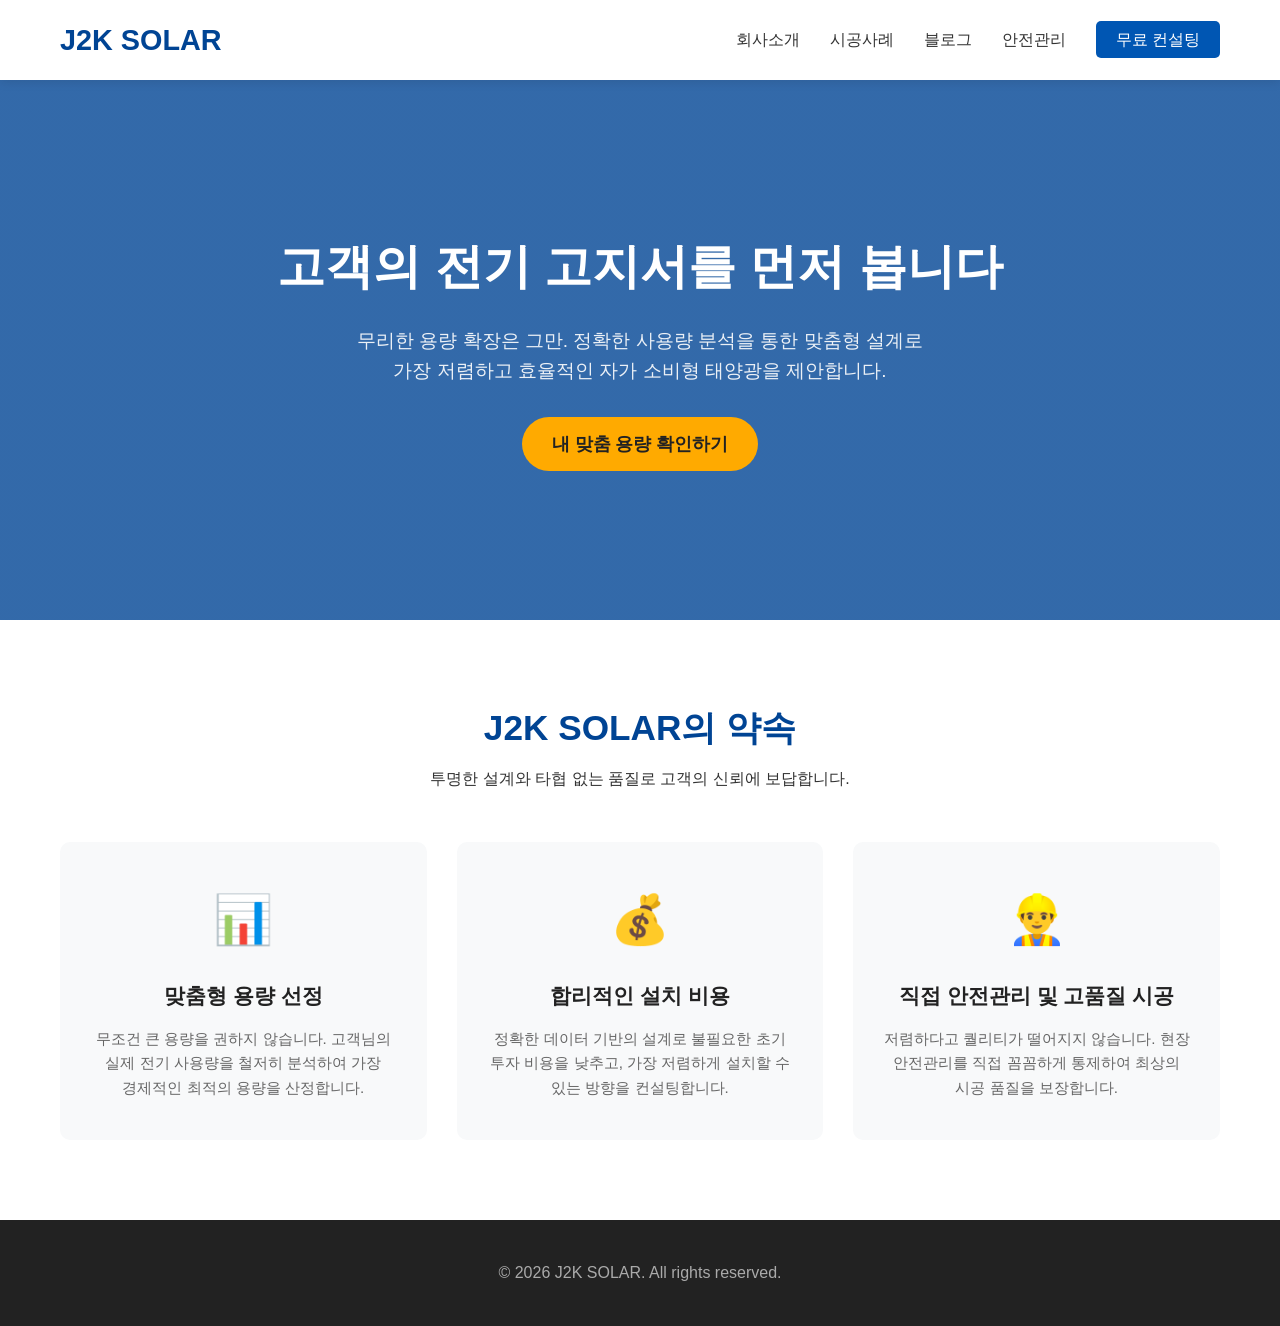
<file: index.html>
<!DOCTYPE html>
<html lang="ko">
<head>
    <meta charset="UTF-8">
    <meta name="viewport" content="width=device-width, initial-scale=1.0">
    <title>J2K SOLAR | 정직한 맞춤형 태양광 솔루션</title>
    <link rel="stylesheet" href="./css/style.css">
</head>
<body>

    <nav class="navbar">
        <div class="nav-container">
            <h1 class="logo"><a href="index.html">J2K SOLAR</a></h1>
            
            <div class="hamburger" id="hamburger">
                <span class="bar"></span>
                <span class="bar"></span>
                <span class="bar"></span>
            </div>

            <ul class="nav-menu">
                <li><a href="#">회사소개</a></li>
                <li><a href="#">시공사례</a></li>
                <li><a href="blog-1.html">블로그</a></li>
                <li><a href="#">안전관리</a></li>
                <li><a href="#" class="nav-btn">무료 컨설팅</a></li>
            </ul>
        </div>
    </nav>

    <section class="hero">
        <div class="hero-content">
            <h2>고객의 전기 고지서를 먼저 봅니다</h2>
            <p>무리한 용량 확장은 그만. 정확한 사용량 분석을 통한 맞춤형 설계로<br>가장 저렴하고 효율적인 자가 소비형 태양광을 제안합니다.</p>
            <button id="hero-cta" class="cta-button">내 맞춤 용량 확인하기</button>
        </div>
    </section>

    <section class="features">
        <div class="section-title">
            <h2>J2K SOLAR의 약속</h2>
            <p>투명한 설계와 타협 없는 품질로 고객의 신뢰에 보답합니다.</p>
        </div>
        
        <div class="feature-grid">
            <div class="feature-card">
                <div class="feature-icon">📊</div>
                <h3>맞춤형 용량 선정</h3>
                <p>무조건 큰 용량을 권하지 않습니다. 고객님의 실제 전기 사용량을 철저히 분석하여 가장 경제적인 최적의 용량을 산정합니다.</p>
            </div>
            <div class="feature-card">
                <div class="feature-icon">💰</div>
                <h3>합리적인 설치 비용</h3>
                <p>정확한 데이터 기반의 설계로 불필요한 초기 투자 비용을 낮추고, 가장 저렴하게 설치할 수 있는 방향을 컨설팅합니다.</p>
            </div>
            <div class="feature-card">
                <div class="feature-icon">👷‍♂️</div>
                <h3>직접 안전관리 및 고품질 시공</h3>
                <p>저렴하다고 퀄리티가 떨어지지 않습니다. 현장 안전관리를 직접 꼼꼼하게 통제하여 최상의 시공 품질을 보장합니다.</p>
            </div>
        </div>
    </section>

    <footer>
        <p>&copy; 2026 J2K SOLAR. All rights reserved.</p>
    </footer>

    <script src="./js/script.js"></script>
</body>
</html>
</file>
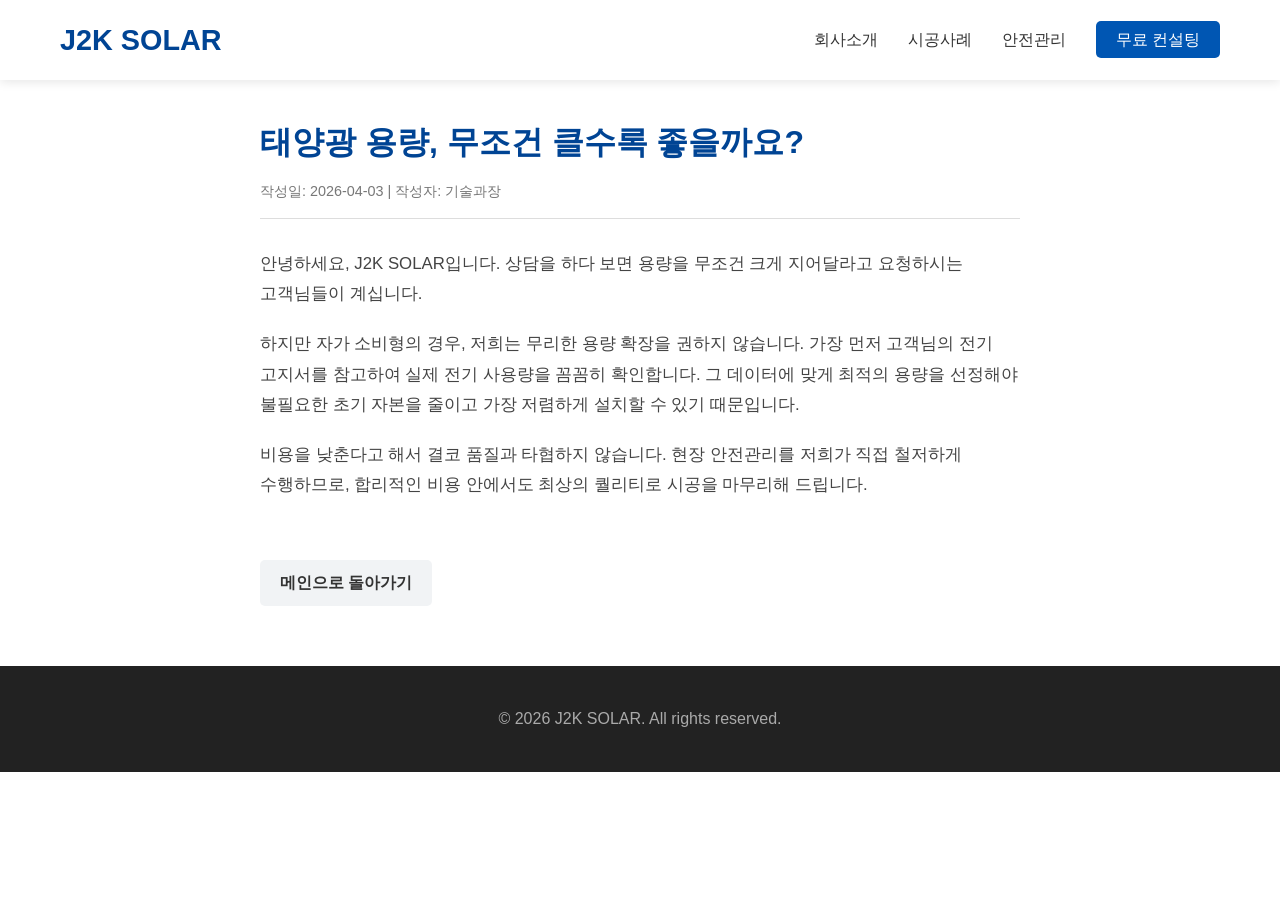
<file: blog-1.html>
<!DOCTYPE html>
<html lang="ko">
<head>
    <meta charset="UTF-8">
    <meta name="viewport" content="width=device-width, initial-scale=1.0">
    <title>태양광 용량, 무조건 클수록 좋을까? | J2K SOLAR</title>
    <link rel="stylesheet" href="./css/style.css">
</head>
<body>

    <nav class="navbar">
        <div class="nav-container">
            <h1 class="logo"><a href="index.html">J2K SOLAR</a></h1>
            <ul class="nav-menu">
                <li><a href="#">회사소개</a></li>
                <li><a href="#">시공사례</a></li>
                <li><a href="#">안전관리</a></li>
                <li><a href="#" class="nav-btn">무료 컨설팅</a></li>
            </ul>
        </div>
    </nav>

    <div class="blog-container">
        <article class="blog-post">
            <h1 class="post-title">태양광 용량, 무조건 클수록 좋을까요?</h1>
            <div class="post-meta">
                <span>작성일: 2026-04-03</span> | <span>작성자: 기술과장</span>
            </div>
            
            <div class="post-content">
                <p>안녕하세요, J2K SOLAR입니다. 상담을 하다 보면 용량을 무조건 크게 지어달라고 요청하시는 고객님들이 계십니다.</p>
                <p>하지만 자가 소비형의 경우, 저희는 무리한 용량 확장을 권하지 않습니다. 가장 먼저 고객님의 전기 고지서를 참고하여 실제 전기 사용량을 꼼꼼히 확인합니다. 그 데이터에 맞게 최적의 용량을 선정해야 불필요한 초기 자본을 줄이고 가장 저렴하게 설치할 수 있기 때문입니다.</p>
                <p>비용을 낮춘다고 해서 결코 품질과 타협하지 않습니다. 현장 안전관리를 저희가 직접 철저하게 수행하므로, 합리적인 비용 안에서도 최상의 퀄리티로 시공을 마무리해 드립니다.</p>
            </div>

            <a href="index.html" class="back-btn">메인으로 돌아가기</a>
        </article>
    </div>

    <footer>
        <p>&copy; 2026 J2K SOLAR. All rights reserved.</p>
    </footer>

    <script src="./js/script.js"></script>
</body>
</html>
</file>
<file: css/style.css>
/* 기본 초기화 */
* {
    margin: 0;
    padding: 0;
    box-sizing: border-box;
    font-family: 'Pretendard', -apple-system, sans-serif;
}

body {
    color: #333;
    line-height: 1.6;
}

/* 상단 내비게이션 바 */
.navbar {
    background-color: #ffffff;
    box-shadow: 0 2px 10px rgba(0,0,0,0.1);
    position: fixed;
    width: 100%;
    top: 0;
    z-index: 1000;
}

.nav-container {
    max-width: 1200px;
    margin: 0 auto;
    padding: 0 20px;
    display: flex;
    justify-content: space-between;
    align-items: center;
    height: 80px;
}

.logo a {
    text-decoration: none;
    color: #004494;
    font-size: 1.8rem;
    font-weight: 800;
}

.nav-menu {
    list-style: none;
    display: flex;
    align-items: center;
    gap: 30px;
}

.nav-menu a {
    text-decoration: none;
    color: #333;
    font-weight: 500;
    transition: color 0.3s ease;
}

.nav-menu a:hover {
    color: #0056b3;
}

.nav-btn {
    background-color: #0056b3;
    color: white !important;
    padding: 10px 20px;
    border-radius: 5px;
}

.nav-btn:hover {
    background-color: #004494;
}

/* 메인 배너 (히어로 섹션) */
.hero {
    margin-top: 80px; /* 네비게이션 바 높이만큼 띄움 */
    background: linear-gradient(rgba(0, 68, 148, 0.8), rgba(0, 68, 148, 0.8)), url('https://images.unsplash.com/photo-1509391366360-1e97d5259d52?ixlib=rb-4.0.3&auto=format&fit=crop&w=1920&q=80') center/cover;
    height: 60vh;
    min-height: 500px;
    display: flex;
    align-items: center;
    justify-content: center;
    text-align: center;
    color: white;
    padding: 0 20px;
}

.hero h2 {
    font-size: 3rem;
    margin-bottom: 20px;
    font-weight: 700;
}

.hero p {
    font-size: 1.2rem;
    margin-bottom: 30px;
    opacity: 0.9;
}

.cta-button {
    background-color: #ffaa00;
    color: #222;
    border: none;
    padding: 15px 30px;
    font-size: 1.1rem;
    font-weight: bold;
    border-radius: 30px;
    cursor: pointer;
    transition: background-color 0.3s ease;
}

.cta-button:hover {
    background-color: #ff9900;
}

/* 핵심 경쟁력 섹션 */
.features {
    max-width: 1200px;
    margin: 80px auto;
    padding: 0 20px;
}

.section-title {
    text-align: center;
    margin-bottom: 50px;
}

.section-title h2 {
    font-size: 2.2rem;
    color: #004494;
    margin-bottom: 10px;
}

.feature-grid {
    display: flex;
    gap: 30px;
}

.feature-card {
    flex: 1;
    background: #f8f9fa;
    padding: 40px 30px;
    border-radius: 10px;
    text-align: center;
    transition: transform 0.3s ease;
}

.feature-card:hover {
    transform: translateY(-10px);
    box-shadow: 0 10px 20px rgba(0,0,0,0.05);
}

.feature-icon {
    font-size: 3rem;
    margin-bottom: 20px;
}

.feature-card h3 {
    margin-bottom: 15px;
    font-size: 1.3rem;
    color: #222;
}

.feature-card p {
    color: #666;
    font-size: 0.95rem;
    word-break: keep-all;
}

/* 푸터 */
footer {
    background-color: #222;
    color: #aaa;
    text-align: center;
    padding: 40px 0;
    margin-top: 50px;
}

/* 모바일 반응형 (화면이 작아졌을 때) */
@media (max-width: 768px) {
    /* 햄버거 버튼 보이기 */
    .hamburger {
        display: flex; 
    }

    /* 모바일용 세로 메뉴 디자인 */
    .nav-menu {
        position: absolute;
        top: 80px; /* 헤더 높이 바로 아래 */
        left: -100%; /* 평소에는 화면 왼쪽 바깥으로 숨겨둠 */
        flex-direction: column;
        background-color: #ffffff;
        width: 100%;
        text-align: center;
        transition: 0.3s; /* 부드럽게 나타나는 효과 */
        box-shadow: 0 10px 10px rgba(0,0,0,0.1);
        padding: 20px 0;
        gap: 0;
    }

    /* 자바스크립트로 .active 클래스가 추가되면 화면에 나타남 */
    .nav-menu.active {
        left: 0; 
    }

    .nav-menu li {
        margin: 15px 0;
    }

    .hero h2 {
        font-size: 2rem;
    }
    .feature-grid {
        flex-direction: column;
    }
}
/* --- 블로그 포스팅 페이지 전용 스타일 --- */
.blog-container {
    max-width: 800px;
    margin: 120px auto 60px; /* 상단 메뉴바에 안 가려지도록 여백 주기 */
    padding: 0 20px;
}

.post-title {
    font-size: 2rem;
    color: #004494;
    margin-bottom: 15px;
    line-height: 1.4;
}

.post-meta {
    font-size: 0.9rem;
    color: #777;
    margin-bottom: 30px;
    padding-bottom: 15px;
    border-bottom: 1px solid #ddd;
}

.post-content p {
    font-size: 1.05rem;
    color: #444;
    margin-bottom: 20px;
    line-height: 1.8;
    word-break: keep-all;
}

.back-btn {
    display: inline-block;
    margin-top: 40px;
    padding: 10px 20px;
    background-color: #f1f3f5;
    color: #333;
    text-decoration: none;
    border-radius: 5px;
    font-weight: bold;
    transition: background-color 0.3s;
}

.back-btn:hover {
    background-color: #e9ecef;
}
/* 햄버거 메뉴 버튼 기본 설정 (PC에서는 숨김) */
.hamburger {
    display: none;
    cursor: pointer;
    flex-direction: column;
    gap: 5px;
}

.hamburger .bar {
    width: 25px;
    height: 3px;
    background-color: #333;
    transition: all 0.3s ease;
}
</file>
